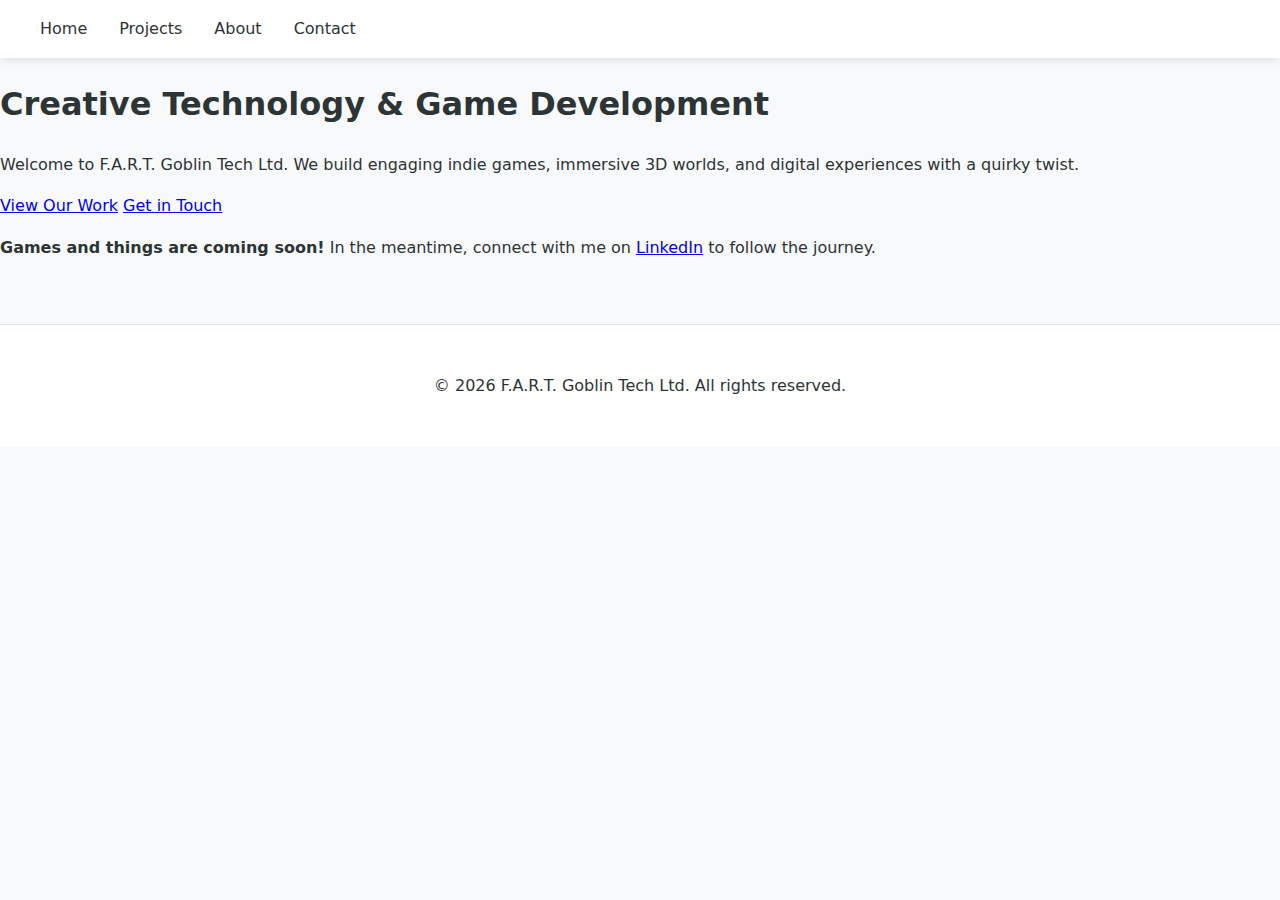
<file: index.html>
<!DOCTYPE html>
<html lang="en">
<head>
    <meta charset="UTF-8">
    <meta name="viewport" content="width=device-width, initial-scale=1.0">
    <title>Fart Goblin Tech - Game Development & Creative Technology</title>
    <meta name="description" content="F.A.R.T. Goblin Tech Ltd. We create engaging indie games, 3D animation, and creative digital experiences.">
    
    <!-- Styles -->
    <link rel="stylesheet" type="text/css" href="style.css">
    
    <!-- Favicons for all devices -->
    <link rel="icon" type="image/x-icon" href="/favicon.ico">
    <link rel="icon" type="image/png" href="/favicon.png">
</head>
<body>
    
    <!-- Navigation Menu -->
    <nav>
        <div class="nav-container">
            <!-- Placeholder for a logo --> 
<!--             <a href="index.html" class="logo">Fart Goblin Tech</a> -->
            <ul>
                <li><a href="index.html">Home</a></li>
                <li><a href="projects.html">Projects</a></li>
                <li><a href="about.html">About</a></li>
                <li><a href="contact.html">Contact</a></li>
            </ul>
        </div>
    </nav>

    <!-- Main Content -->
    <main>
        <!-- Hero Section -->
        <section class="hero">
            <div class="hero-content">
                <h1>Creative Technology & Game Development</h1>
                <p class="lead">Welcome to F.A.R.T. Goblin Tech Ltd. We build engaging indie games, immersive 3D worlds, and digital experiences with a quirky twist.</p>
                <div class="cta-buttons">
                    <a href="projects.html" class="btn btn-primary">View Our Work</a>
                    <a href="contact.html" class="btn btn-secondary">Get in Touch</a>
                </div>
            </div>
        </section>

        <!-- Flavour Text / Intro Section -->
        <section class="intro">
            <p><strong>Games and things are coming soon!</strong> In the meantime, connect with me on <a href="https://www.linkedin.com/in/joshuamcbride/">LinkedIn</a> to follow the journey.</p>
        </section>
    </main>

    <!-- Footer -->
    <footer>
        <p>&copy; <span id="current-year"></span> F.A.R.T. Goblin Tech Ltd. All rights reserved.</p>
    </footer>

    <!-- Simple JS for dynamic copyright year -->
    <script>
        document.getElementById('current-year').textContent = new Date().getFullYear();
    </script>
</body>
</html>
</file>
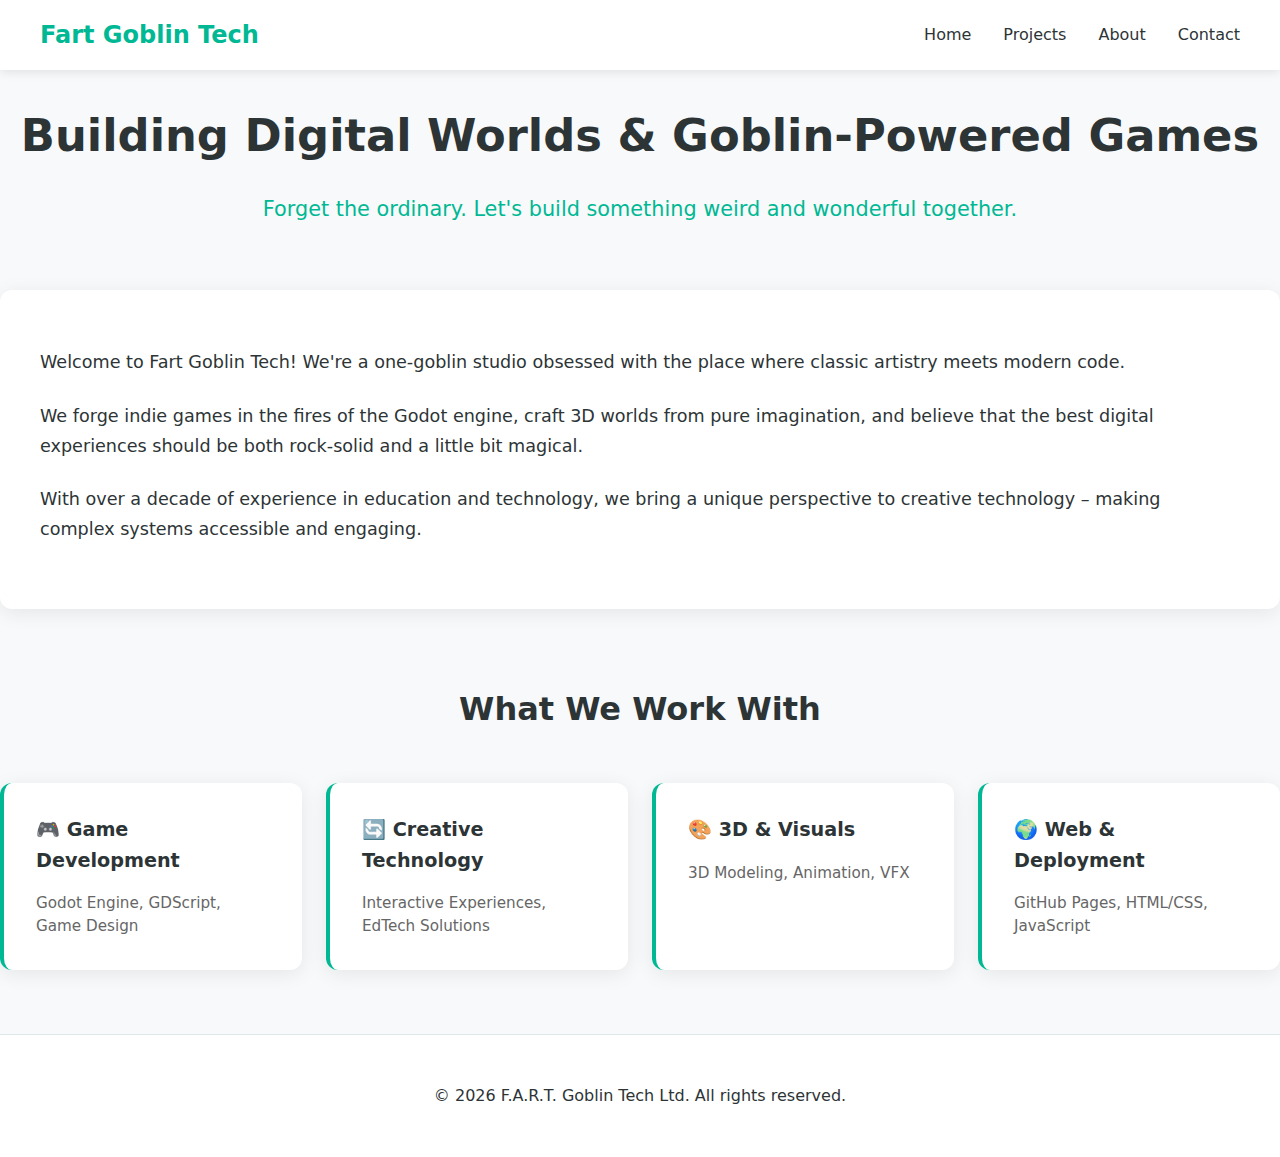
<file: about.html>
<!DOCTYPE html>
<html>
<head>
    <title>About Me - Fart Goblin Tech</title>
    <link rel="stylesheet" type="text/css" href="style.css">
</head>
<body>
    <!-- Navigation Menu -->
    <nav>
        <div class="nav-container">
            <a href="index.html" class="logo">Fart Goblin Tech</a>
            <!-- Placeholder for a logo --> 
<!--             <a href="index.html" class="logo">Fart Goblin Tech</a> -->
            <ul>
                <li><a href="index.html">Home</a></li>
                <li><a href="projects.html">Projects</a></li>
                <li><a href="about.html">About</a></li>
                <li><a href="contact.html">Contact</a></li>
            </ul>
        </div>
    </nav>

<!-- Main About Content -->
    <main class="page-container"> 
        <section class="about-hero">
            <h1>Building Digital Worlds & Goblin-Powered Games</h1>
            <p class="lead">Forget the ordinary. Let's build something weird and wonderful together.</p>
        </section>

        <section class="about-content">
            <div class="about-text">
                <p>Welcome to Fart Goblin Tech! We're a one-goblin studio obsessed with the place where classic artistry meets modern code.</p>
                
                <p>We forge indie games in the fires of the Godot engine, craft 3D worlds from pure imagination, and believe that the best digital experiences should be both rock-solid and a little bit magical.</p>

                <p>With over a decade of experience in education and technology, we bring a unique perspective to creative technology – making complex systems accessible and engaging.</p>
            </div>

            <div class="skills-section">
                <h2>What We Work With</h2>
                <div class="skills-grid">
                    <div class="skill-item">
                        <h3>🎮 Game Development</h3>
                        <p>Godot Engine, GDScript, Game Design</p>
                    </div>
                    <div class="skill-item">
                        <h3>🔄 Creative Technology</h3>
                        <p>Interactive Experiences, EdTech Solutions</p>
                    </div>
                    <div class="skill-item">
                        <h3>🎨 3D & Visuals</h3>
                        <p>3D Modeling, Animation, VFX</p>
                    </div>
                    <div class="skill-item">
                        <h3>🌍 Web & Deployment</h3>
                        <p>GitHub Pages, HTML/CSS, JavaScript</p>
                    </div>
                </div>
            </div>
        </section>
    </main>

    <footer>
        <p>&copy; <span id="year"></span> F.A.R.T. Goblin Tech Ltd. All rights reserved.</p>
    </footer>

    <script>
        // Simple JS for copyright year
        document.getElementById('year').textContent = new Date().getFullYear();
    </script>

</body>
</html>
</file>
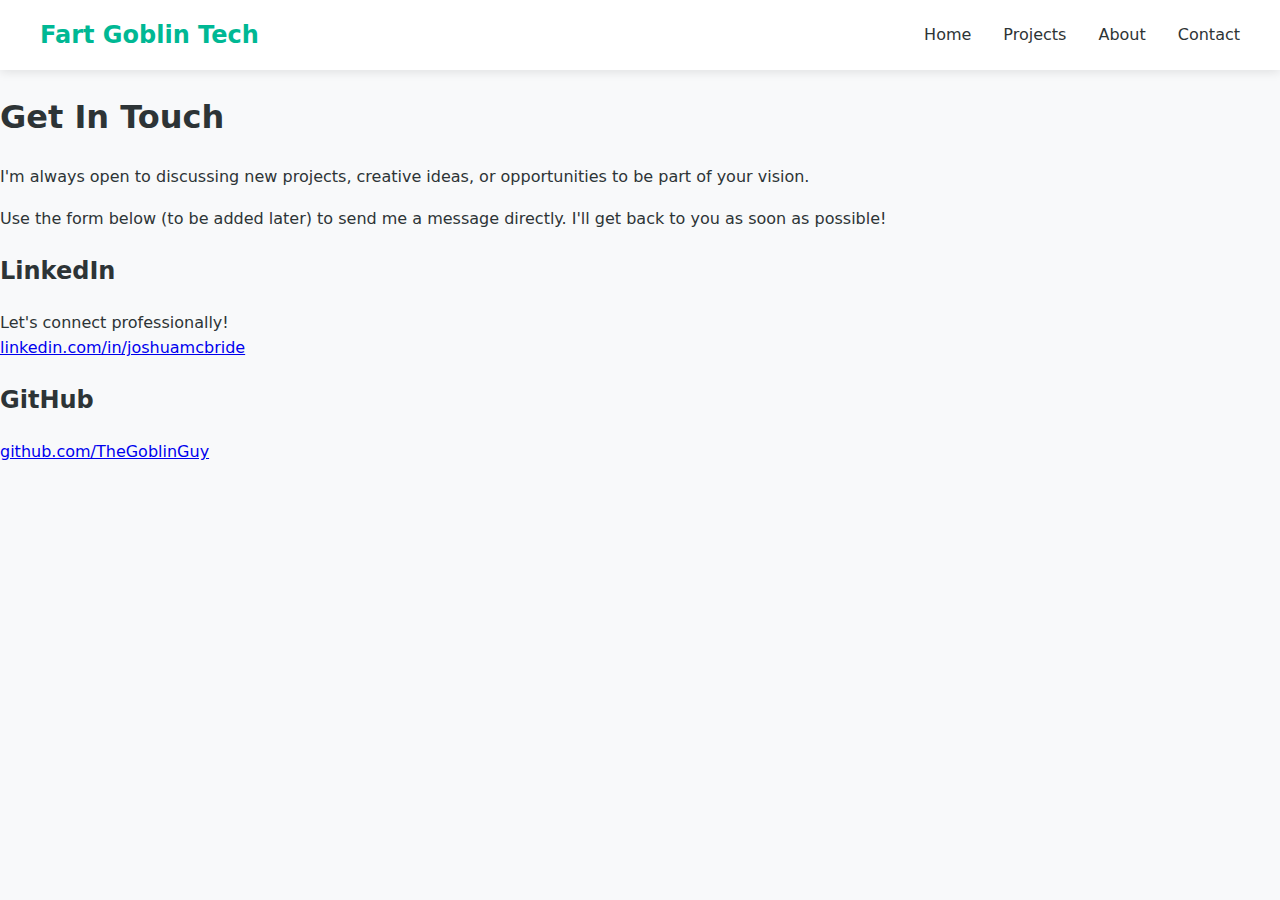
<file: contact.html>
<!DOCTYPE html>
<html>
<head>
    <title>Contact - Fart Goblin Tech</title>
    <link rel="stylesheet" type="text/css" href="style.css">
</head>
<body>

    <!-- Navigation Menu, always comes first! -->
    <nav>
         <div class="nav-container">
            <a href="index.html" class="logo">Fart Goblin Tech</a>
        <ul>
            <li><a href="index.html">Home</a></li>
            <li><a href="projects.html">Projects</a></li>
            <li><a href="about.html">About</a></li>
            <li><a href="contact.html">Contact</a></li>
        </ul>
    </nav>
<main class="page-container"> 
    <h1>Get In Touch</h1>
    <p>I'm always open to discussing new projects, creative ideas, or opportunities to be part of your vision.</p>
    <p>Use the form below (to be added later) to send me a message directly. I'll get back to you as soon as possible!</p>
<!-- 
      Go to formspree.io.

    Click "Sign Up" and create a free account (using your business email is a good idea).

    Once you're logged in, you'll see a button to "Create a New Form." Click it.

    Formspree will automatically generate a unique, long URL for you. It will look something like this:
    https://formspree.io/f/{your-unique-form-id}

    Copy this URL. You will need it in the next step. -->
    <!-- CONTACT FORM START -->
<!--     <form action="YOUR_FORMSPREE_URL_HERE" method="POST">
        <label for="name">Your Name:</label><br>
        <input type="text" id="name" name="name" required><br><br>

        <label for="email">Your Email:</label><br>
        <input type="email" id="email" name="email" required><br><br>

        <label for="message">Your Message:</label><br>
        <textarea id="message" name="message" rows="5" required></textarea><br><br>

        <button type="submit">Send Message</button>
    </form>
    <!-- CONTACT FORM END -->
<!--     <br>
    <hr>
    <br>

    <p><strong>Prefer direct email?</strong> You can also reach me at: <span id="email-address"></span></p>

    <script>
        // Simple JavaScript to show email while confusing scrapers
        const user = 'hello'; // Your email username (e.g., 'hello' for hello@fartgoblin.tech)
        const domain = 'fartgoblin.tech'; // Your domain
        const element = document.getElementById('email-address');
        element.innerHTML = '<a href="mailto:' + user + '@' + domain + '">' + user + '@' + domain + '</a>';
    </script> -->

    <div class="contact-method">
        <h2>LinkedIn</h2>
        <p>Let's connect professionally!<br>
        <a href="https://www.linkedin.com/in/joshuamcbride/" target="_blank">linkedin.com/in/joshuamcbride</a></p>
    </div>
  
    <!-- Optional: Link to your GitHub or Artstation -->
    <div class="contact-method">
        <h2>GitHub</h2>
        <p><a href="https://github.com/TheGoblinGuy" target="_blank">github.com/TheGoblinGuy</a></p>
    </div>
</main>
</body>
</html>
</file>
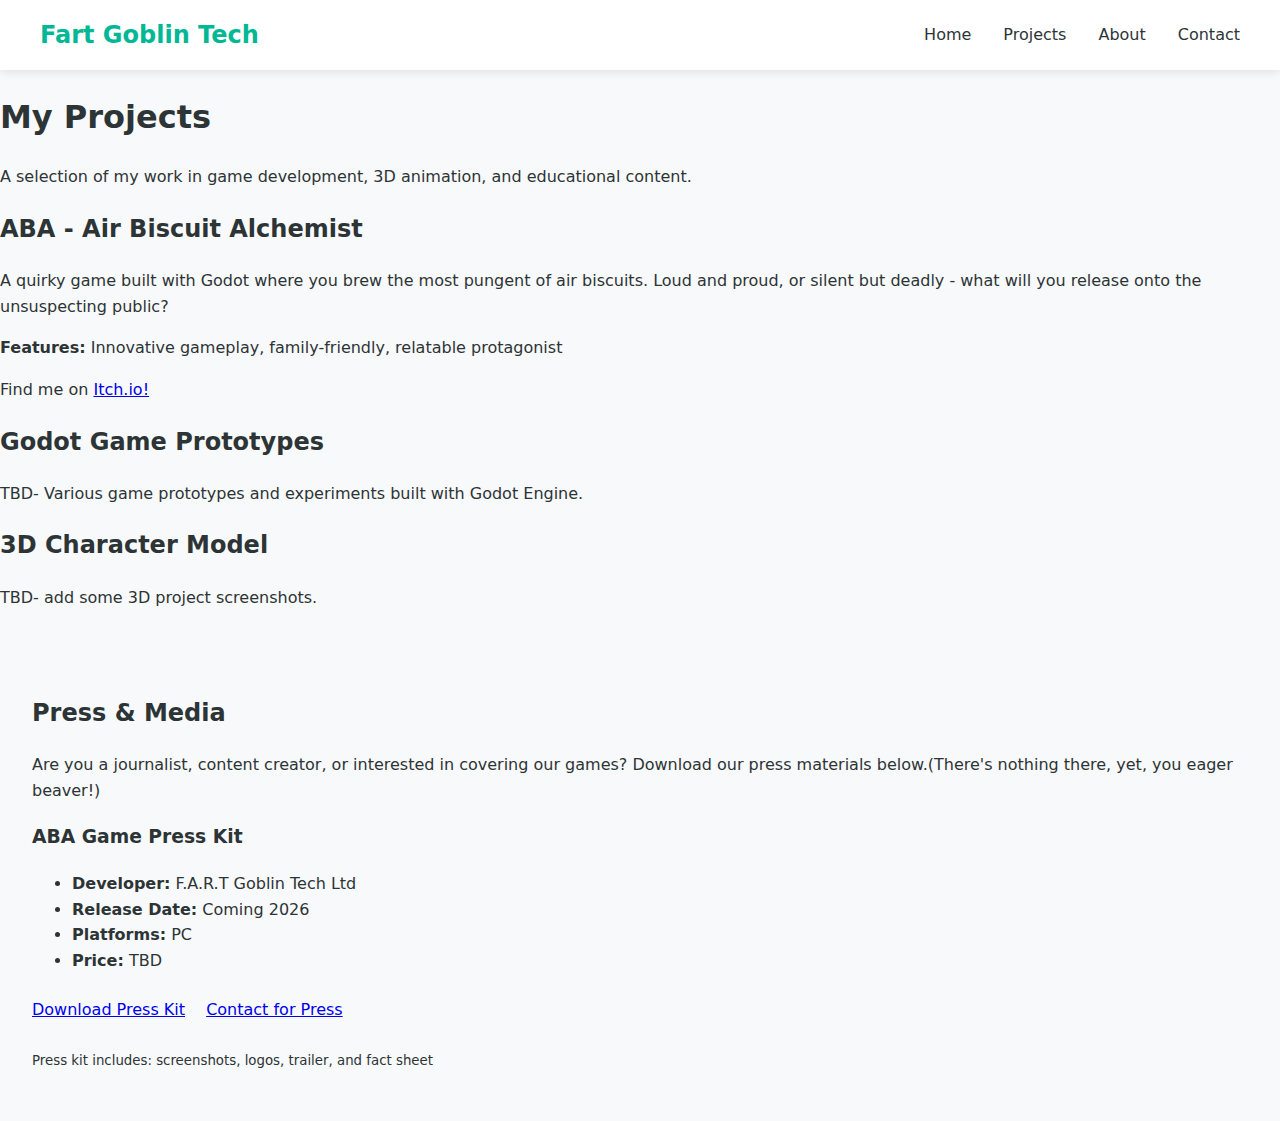
<file: projects.html>
<!DOCTYPE html>
<html>
<head>
    <title>Projects - Fart Goblin Tech</title>
    <link rel="stylesheet" type="text/css" href="style.css">
</head>
<body>

    <!-- Navigation Menu (Same on every page) -->
    <nav>
         <div class="nav-container">
            <a href="index.html" class="logo">Fart Goblin Tech</a>
        <ul>
            <li><a href="index.html">Home</a></a></li>
            <li><a href="projects.html">Projects</a></li>
            <li><a href="about.html">About</a></li>
            <li><a href="contact.html">Contact</a></li>
        </ul>
    </nav>
    
    <main class="page-container"> 
        <h1>My Projects</h1>
        <p>A selection of my work in game development, 3D animation, and educational content.</p>

        <!-- ABA Game Project -->
        <div class="project">
            <h2>ABA - Air Biscuit Alchemist</h2>
            <p>A quirky game built with Godot where you brew the most pungent of air biscuits. Loud and proud, or silent but deadly - what will you release onto the unsuspecting public?</p>
            <p><strong>Features:</strong> Innovative gameplay, family-friendly, relatable protagonist</p>
            <p>Find me on <a href="https://thegoblinguy.itch.io">Itch.io!</a></p>
            <!-- You can add a screenshot or GIF later -->
            <!-- <img src="godot-game-screenshot.png" alt="Screenshot of my Godot game" width="600"> -->
        </div>

        <div class="project">
            <h2>Godot Game Prototypes</h2>
            <p>TBD- Various game prototypes and experiments built with Godot Engine.</p>
        </div>

        <div class="project">
            <h2>3D Character Model</h2>
            <p>TBD- add some 3D project screenshots.</p>
            <!-- Example for an image: -->
            <!-- <img src="3d-model-render.jpg" alt="Render of my 3D character model" width="600"> -->
        </div>
<!-- 
        <div class="project">
            <h2>Interactive ESL Lesson</h2>
            <p>Description of a particularly engaging lesson plan or material you created. link to PDF or video.</p>
        </div> -->

        <!-- Press Section -->
        <div class="project" style="background: #f8f9fa; padding: 2rem; border-radius: 8px; margin-top: 2rem;">
            <h2>Press & Media</h2>
            <p>Are you a journalist, content creator, or interested in covering our games? Download our press materials below.(There's nothing there, yet, you eager beaver!)</p>
            
            <h3>ABA Game Press Kit</h3>
            <ul>
                <li><strong>Developer:</strong> F.A.R.T Goblin Tech Ltd</li>
                <li><strong>Release Date:</strong> Coming 2026</li>
                <li><strong>Platforms:</strong> PC </li>
                <li><strong>Price:</strong> TBD</li>
            </ul>
            
            <div style="margin: 1.5rem 0;">
                <a href="/assets/press/aba-press-kit.zip" class="btn btn-primary" style="margin-right: 1rem;">Download Press Kit</a>
                <a href="mailto:press@fartgoblin.tech" class="btn btn-secondary">Contact for Press</a>
            </div>
            
            <p><small>Press kit includes: screenshots, logos, trailer, and fact sheet</small></p>
        </div>
    </main>

</body>
</html>
</file>
<file: style.css>
/* Modern & Airy Color Scheme */
:root {
    --color-bg: #f8f9fa;      /* Light, airy background */
    --color-text: #2d3436;    /* Dark, readable text */
    --color-primary: #00b894; /* Softer, more elegant green */
    --color-secondary: #6c5ce7; /* Purple accent for contrast */
    --color-accent: #fd79a8;  /* Playful pink for highlights */
    --color-card: #ffffff;    /* White cards for content */
    --color-border: #dfe6e9;  /* Light borders */
}

/* Base Styles */
body {
    background-color: var(--color-bg);
    color: var(--color-text);
    font-family: 'Inter', 'Segoe UI', system-ui, sans-serif;
    line-height: 1.6;
    margin: 0;
    padding: 0;
}

/* Navigation */
nav {
    background-color: var(--color-card);
    box-shadow: 0 2px 10px rgba(0, 0, 0, 0.1);
    padding: 1rem 0;
}

.nav-container {
    max-width: 1200px;
    margin: 0 auto;
    display: flex;
    justify-content: space-between;
    align-items: center;
    padding: 0 2rem;
}

.logo {
    font-size: 1.5rem;
    font-weight: bold;
    color: var(--color-primary);
    text-decoration: none;
}

nav ul {
    display: flex;
    list-style: none;
    gap: 2rem;
    margin: 0;
    padding: 0;
}

nav a {
    color: var(--color-text);
    text-decoration: none;
    font-weight: 500;
    transition: color 0.3s ease;
}

nav a:hover {
    color: var(--color-primary);
}

/* About Page Specific Styles */
.about-page {
    max-width: 1000px;
    margin: 0 auto;
    padding: 3rem 2rem;
}

.about-hero {
    text-align: center;
    margin-bottom: 4rem;
}

.about-hero h1 {
    font-size: 2.8rem;
    margin-bottom: 1rem;
    color: var(--color-text);
    font-weight: 700;
}

.about-hero .lead {
    font-size: 1.3rem;
    color: var(--color-primary);
    font-weight: 400;
}

.about-content {
    display: grid;
    gap: 3rem;
}

.about-text {
    font-size: 1.1rem;
    line-height: 1.7;
    background: var(--color-card);
    padding: 2.5rem;
    border-radius: 12px;
    box-shadow: 0 4px 20px rgba(0, 0, 0, 0.08);
}

.about-text p {
    margin-bottom: 1.5rem;
}

.skills-section h2 {
    text-align: center;
    margin-bottom: 3rem;
    color: var(--color-text);
    font-size: 2rem;
}

.skills-grid {
    display: grid;
    grid-template-columns: repeat(auto-fit, minmax(280px, 1fr));
    gap: 1.5rem;
}

.skill-item {
    background: var(--color-card);
    padding: 2rem;
    border-radius: 12px;
    box-shadow: 0 4px 20px rgba(0, 0, 0, 0.08);
    border-left: 4px solid var(--color-primary);
    transition: transform 0.3s ease, box-shadow 0.3s ease;
}

.skill-item:hover {
    transform: translateY(-4px);
    box-shadow: 0 8px 30px rgba(0, 0, 0, 0.12);
}

.skill-item h3 {
    margin: 0 0 1rem 0;
    color: var(--color-text);
    font-size: 1.2rem;
}

.skill-item p {
    margin: 0;
    color: #666;
    font-size: 0.95rem;
    line-height: 1.5;
}

/* Footer */
footer {
    background: var(--color-card);
    text-align: center;
    padding: 2rem;
    margin-top: 4rem;
    border-top: 1px solid var(--color-border);
}

/* Responsive Design */
@media (max-width: 768px) {
    .nav-container {
        flex-direction: column;
        gap: 1rem;
    }
    
    nav ul {
        gap: 1.5rem;
    }
    
    .about-hero h1 {
        font-size: 2.2rem;
    }
    
    .about-text {
        padding: 1.5rem;
    }
    
    .skills-grid {
        grid-template-columns: 1fr;
    }
}

/* Animation for fun */
@keyframes fadeInUp {
    from {
        opacity: 0;
        transform: translateY(20px);
    }
    to {
        opacity: 1;
        transform: translateY(0);
    }
}

.skill-item {
    animation: fadeInUp 0.6s ease-out;
}

.skill-item:nth-child(2) { animation-delay: 0.1s; }
.skill-item:nth-child(3) { animation-delay: 0.2s; }
.skill-item:nth-child(4) { animation-delay: 0.3s; }
</file>
